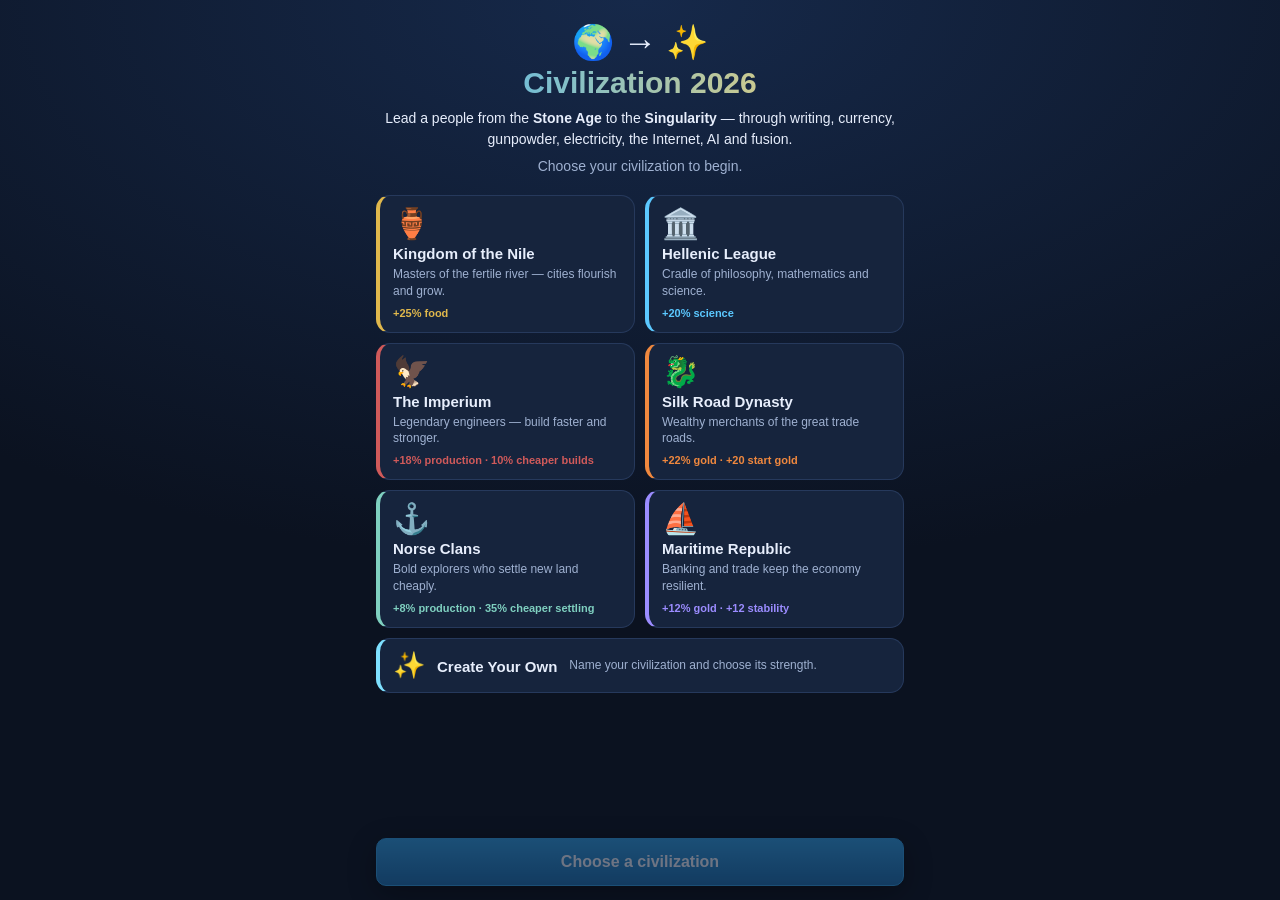
<file: game/index.html>
<!DOCTYPE html>
<html lang="en">
<head>
  <meta charset="UTF-8" />
  <meta name="viewport" content="width=device-width, initial-scale=1.0, maximum-scale=1.0, user-scalable=no, viewport-fit=cover" />
  <meta name="theme-color" content="#0b1220" />
  <meta name="apple-mobile-web-app-capable" content="yes" />
  <meta name="apple-mobile-web-app-status-bar-style" content="black-translucent" />
  <meta name="apple-mobile-web-app-title" content="Civ 2026" />
  <title>Civilization 2026</title>
  <link rel="manifest" href="manifest.webmanifest" />
  <link rel="apple-touch-icon" href="icon.svg" />
  <link rel="icon" href="icon.svg" />
  <link rel="stylesheet" href="style.css" />
</head>
<body>
  <!-- Top status bar -->
  <header id="topbar">
    <div class="stat" id="stat-era" title="Era"><span class="ico">🌐</span><span class="val" id="val-era">Info Age</span></div>
    <div class="stat" id="stat-turn" title="Turn"><span class="ico">⏳</span><span class="val" id="val-turn">1</span></div>
    <div class="stat" id="stat-gold" title="Treasury (gold +/− per turn)"><span class="ico">💰</span><span class="val" id="val-gold">0</span><span class="delta" id="val-gold-delta"></span></div>
    <div class="stat" id="stat-sci" title="Science per turn"><span class="ico">🔬</span><span class="val" id="val-sci">0</span></div>
    <div class="stat" id="stat-pop" title="Total population"><span class="ico">👥</span><span class="val" id="val-pop">0</span></div>
    <div class="stat" id="stat-health" title="Public health (low = pandemic risk)"><span class="ico">❤️</span><span class="val" id="val-health">100</span></div>
    <div class="stat" id="stat-stability" title="Economic stability (low = crisis risk)"><span class="ico">🏦</span><span class="val" id="val-stab">100</span></div>
  </header>

  <!-- Research banner -->
  <div id="research-banner" class="tap" title="Tap to choose research">
    <div class="rb-label">Researching</div>
    <div class="rb-name" id="rb-name">— choose —</div>
    <div class="rb-bar"><div class="rb-fill" id="rb-fill"></div></div>
    <div class="rb-eta" id="rb-eta"></div>
  </div>

  <!-- Main view area -->
  <main id="view">
    <section id="view-map" class="view active"></section>
    <section id="view-cities" class="view"></section>
    <section id="view-tech" class="view"></section>
    <section id="view-log" class="view"></section>
  </main>

  <!-- Bottom tab bar -->
  <nav id="tabs">
    <button class="tab active" data-view="map"><span>🗺️</span>Map</button>
    <button class="tab" data-view="cities"><span>🏙️</span>Cities</button>
    <button class="tab" data-view="tech"><span>🧪</span>Tech</button>
    <button class="tab" data-view="log"><span>📜</span>Log</button>
    <button id="end-turn" class="primary"><span>⏭️</span>End Turn</button>
  </nav>

  <!-- Modal -->
  <div id="modal-backdrop" class="hidden">
    <div id="modal">
      <div id="modal-head">
        <h2 id="modal-title">Title</h2>
        <button id="modal-close">✕</button>
      </div>
      <div id="modal-body"></div>
    </div>
  </div>

  <!-- Toast -->
  <div id="toast" class="hidden"></div>

  <!-- Setup / civilization selection (shown on launch) -->
  <div id="setup"></div>

  <script src="game.js"></script>
</body>
</html>
</file>
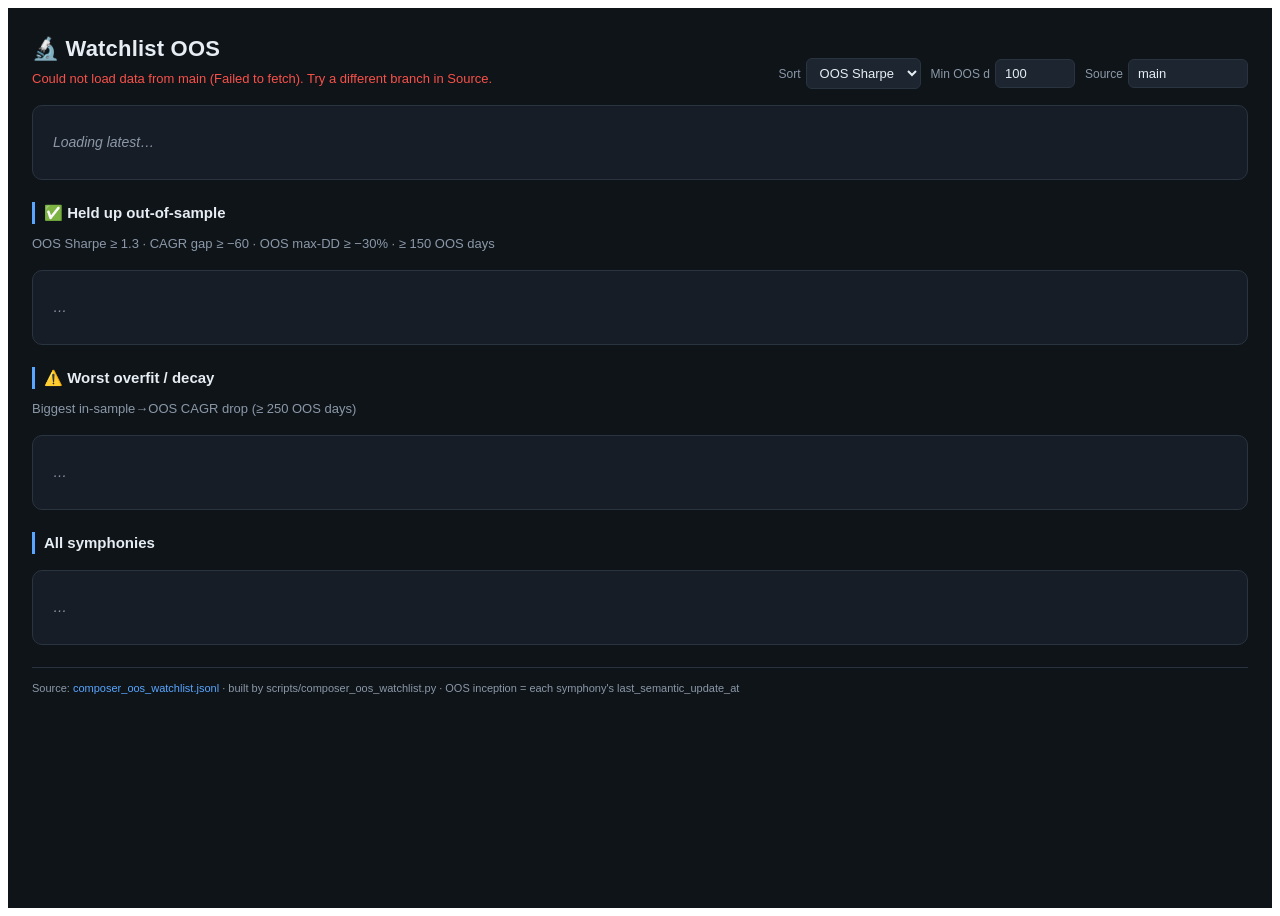
<file: data/composer_oos/dashboard.html>
<!DOCTYPE html>
<!--
  Watchlist OOS dashboard tab (self-contained, dependency-free).

  Renders the in-sample vs out-of-sample split published by
  scripts/composer_oos_watchlist.py: for each watchlist symphony frozen >= 6
  months ago, the equity curve is backtested and split at its freeze date
  (last_semantic_update_at = OOS inception) into in-sample (before) vs
  out-of-sample (after). Shows the aggregate overfit picture, the strategies
  that held up OOS, the worst decayers, and a full sortable table.

  Data source: data/composer_oos_watchlist.jsonl in this repo. By default it
  fetches from raw.githubusercontent.com on `main` (works opened locally, on
  GitHub Pages, or embedded in another app). Override with query params:
     ?branch=<branch>     e.g. ?branch=claude/new-session-3tnlmm
     ?base=<url-or-path>  e.g. ?base=.   (relative, when served beside the data)
  or use the "Source" control in the header.

  EMBEDDING IN chf-dashboard (Flask): everything is namespaced under
  #composer-oos-tab and a single IIFE — paste the <style> + the
  <div id="composer-oos-tab"> + the <script> into a Jinja template (or a tab
  pane) and it runs as-is. No globals leak; no external dependencies.
-->
<html lang="en">
<head>
<meta charset="utf-8">
<meta name="viewport" content="width=device-width, initial-scale=1">
<title>Watchlist OOS</title>
<style>
  #composer-oos-tab {
    --bg:#0f1419; --panel:#171d26; --panel2:#1d2530; --line:#2a3340;
    --txt:#e6edf3; --muted:#8b98a8; --green:#3fb950; --red:#f85149;
    --blue:#58a6ff; --amber:#d29922; --chip:#243042;
    background:var(--bg); color:var(--txt); min-height:100vh;
    font:14px/1.5 -apple-system,BlinkMacSystemFont,"Segoe UI",Roboto,Helvetica,Arial,sans-serif;
    padding:24px; box-sizing:border-box;
  }
  #composer-oos-tab * { box-sizing:border-box; }
  #composer-oos-tab h1 { font-size:22px; margin:0; letter-spacing:.2px; }
  #composer-oos-tab h2 { font-size:15px; margin:22px 0 10px; color:var(--txt);
    border-left:3px solid var(--blue); padding-left:9px; }
  #composer-oos-tab .sub { color:var(--muted); font-size:13px; margin-top:4px; }
  #composer-oos-tab .head { display:flex; flex-wrap:wrap; gap:14px;
    align-items:flex-end; justify-content:space-between; }
  #composer-oos-tab .controls { display:flex; gap:10px; align-items:center; flex-wrap:wrap; }
  #composer-oos-tab label { color:var(--muted); font-size:12px; margin-right:5px; }
  #composer-oos-tab select, #composer-oos-tab input {
    background:var(--panel2); color:var(--txt); border:1px solid var(--line);
    border-radius:6px; padding:6px 9px; font-size:13px; }
  #composer-oos-tab input { width:80px; }
  #composer-oos-tab .panel { background:var(--panel); border:1px solid var(--line);
    border-radius:10px; padding:16px 18px; margin-top:16px; }
  #composer-oos-tab .cards { display:flex; flex-wrap:wrap; gap:12px; }
  #composer-oos-tab .card { background:var(--panel2); border:1px solid var(--line);
    border-radius:9px; padding:11px 14px; min-width:150px; flex:1; }
  #composer-oos-tab .card .k { color:var(--muted); font-size:11px; text-transform:uppercase;
    letter-spacing:.5px; }
  #composer-oos-tab .card .v { font-size:20px; font-weight:600; margin-top:3px; }
  #composer-oos-tab .card .v small { font-size:12px; color:var(--muted); font-weight:400; }
  #composer-oos-tab table { width:100%; border-collapse:collapse; font-size:13px; }
  #composer-oos-tab th, #composer-oos-tab td {
    text-align:right; padding:7px 9px; border-bottom:1px solid var(--line); white-space:nowrap; }
  #composer-oos-tab th:first-child, #composer-oos-tab td:first-child { text-align:left; }
  #composer-oos-tab th { color:var(--muted); font-weight:600; font-size:11px;
    text-transform:uppercase; letter-spacing:.5px; cursor:pointer; }
  #composer-oos-tab th.sorted::after { content:" \25BE"; color:var(--blue); }
  #composer-oos-tab tbody tr:hover { background:var(--panel2); }
  #composer-oos-tab .pos { color:var(--green); } #composer-oos-tab .neg { color:var(--red); }
  #composer-oos-tab .muted { color:var(--muted); }
  #composer-oos-tab .chip { display:inline-block; padding:1px 7px; border-radius:999px;
    background:var(--chip); color:var(--muted); font-size:11px; }
  #composer-oos-tab .chip.robust { color:var(--green); }
  #composer-oos-tab .chip.decay { color:var(--red); }
  #composer-oos-tab .empty { color:var(--muted); font-style:italic; padding:10px 2px; }
  #composer-oos-tab .err { color:var(--red); }
  #composer-oos-tab .foot { color:var(--muted); font-size:11px; margin-top:22px;
    border-top:1px solid var(--line); padding-top:12px; }
  #composer-oos-tab a { color:var(--blue); text-decoration:none; }
</style>
</head>
<body>
<div id="composer-oos-tab">
  <div class="head">
    <div>
      <h1>🔬 Watchlist OOS</h1>
      <div class="sub" id="oos-sub">Loading…</div>
    </div>
    <div class="controls">
      <span><label for="oos-sort">Sort</label><select id="oos-sort">
        <option value="oos_sharpe">OOS Sharpe</option>
        <option value="oos_cagr_pct">OOS CAGR</option>
        <option value="cagr_gap_pct">CAGR gap</option>
        <option value="oos_days">OOS days</option>
        <option value="name">Name</option>
      </select></span>
      <span><label for="oos-min">Min OOS d</label><input id="oos-min" type="number" value="100"></span>
      <span><label for="oos-branch">Source</label><input id="oos-branch" placeholder="branch" style="width:120px"></span>
    </div>
  </div>

  <div class="panel" id="oos-summary"><div class="empty">Loading latest…</div></div>

  <h2>✅ Held up out-of-sample</h2>
  <div class="sub">OOS Sharpe ≥ 1.3 · CAGR gap ≥ −60 · OOS max-DD ≥ −30% · ≥ 150 OOS days</div>
  <div class="panel" id="oos-robust"><div class="empty">…</div></div>

  <h2>⚠️ Worst overfit / decay</h2>
  <div class="sub">Biggest in-sample→OOS CAGR drop (≥ 250 OOS days)</div>
  <div class="panel" id="oos-decay"><div class="empty">…</div></div>

  <h2>All symphonies</h2>
  <div class="panel" id="oos-all"><div class="empty">…</div></div>

  <div class="foot" id="oos-foot"></div>
</div>

<script>
(function () {
  "use strict";
  var qs = new URLSearchParams(location.search);
  var OWNER = "mjo156-ship-it", REPO = "Market-Signals";
  var branch = qs.get("branch") || "main";
  function baseFor(b) {
    var explicit = qs.get("base");
    if (explicit) return explicit.replace(/\/$/, "");
    return "https://raw.githubusercontent.com/" + OWNER + "/" + REPO + "/" + b;
  }
  var BASE = baseFor(branch);
  var PATH = "/data/composer_oos_watchlist.jsonl";
  var ROWS = [];

  function el(tag, cls, html) {
    var e = document.createElement(tag);
    if (cls) e.className = cls;
    if (html != null) e.innerHTML = html;
    return e;
  }
  function esc(s) { return String(s == null ? "" : s)
      .replace(/&/g, "&amp;").replace(/</g, "&lt;").replace(/>/g, "&gt;"); }
  function num(x, dp) { return (x == null || isNaN(x)) ? "—" : (+x).toFixed(dp == null ? 0 : dp); }
  function sgn(x, dp) { if (x == null || isNaN(x)) return "—"; return (x >= 0 ? "+" : "") + (+x).toFixed(dp == null ? 0 : dp); }
  function cls(x) { return (x == null || isNaN(x)) ? "" : (x >= 0 ? "pos" : "neg"); }
  function median(a) { if (!a.length) return NaN; var s = a.slice().sort(function (x, y) { return x - y; });
    var m = Math.floor(s.length / 2); return s.length % 2 ? s[m] : (s[m - 1] + s[m]) / 2; }
  function corr(xs, ys) {
    var n = xs.length; if (n < 2) return NaN;
    var mx = xs.reduce(function (a, b) { return a + b; }, 0) / n;
    var my = ys.reduce(function (a, b) { return a + b; }, 0) / n;
    var sx = 0, sy = 0, sxy = 0;
    for (var i = 0; i < n; i++) { var dx = xs[i] - mx, dy = ys[i] - my; sx += dx * dx; sy += dy * dy; sxy += dx * dy; }
    return (sx && sy) ? sxy / Math.sqrt(sx * sy) : NaN;
  }

  function fetchRows() {
    return fetch(BASE + PATH + "?t=" + Date.now()).then(function (r) {
      if (!r.ok) throw new Error("HTTP " + r.status);
      return r.text();
    }).then(function (txt) {
      return txt.split("\n").map(function (l) { l = l.trim(); if (!l) return null;
        try { return JSON.parse(l); } catch (e) { return null; } })
        .filter(function (r) { return r && r.scope === "oos_split"; });
    });
  }

  function table(rows, opts) {
    opts = opts || {};
    if (!rows || !rows.length) return el("div", "empty", "Nothing here.");
    var t = el("table");
    var flagCol = opts.flag ? "<th>Flag</th>" : "";
    t.innerHTML =
      "<thead><tr><th data-k='name'>Symphony</th><th data-k='oos_date'>Frozen</th>" +
      "<th data-k='oos_days'>OOS d</th><th data-k='is_cagr_pct'>IS CAGR</th>" +
      "<th data-k='oos_cagr_pct'>OOS CAGR</th><th data-k='cagr_gap_pct'>Gap</th>" +
      "<th data-k='is_sharpe'>IS Sh</th><th data-k='oos_sharpe'>OOS Sh</th>" +
      "<th data-k='oos_maxdd_pct'>OOS DD</th>" + flagCol + "</tr></thead>";
    var tb = el("tbody");
    rows.forEach(function (r) {
      var tr = el("tr");
      var flag = "";
      if (opts.flag) {
        var robust = r.oos_sharpe >= 1.3 && (r.cagr_gap_pct == null || r.cagr_gap_pct >= -60)
          && r.oos_maxdd_pct >= -30 && r.oos_days >= 150;
        var decay = r.cagr_gap_pct != null && r.cagr_gap_pct <= -200;
        flag = "<td>" + (robust ? "<span class='chip robust'>held</span>"
          : decay ? "<span class='chip decay'>decay</span>" : "") + "</td>";
      }
      tr.innerHTML =
        "<td>" + esc(r.name) + "</td>" +
        "<td class='muted'>" + esc(r.oos_date) + "</td>" +
        "<td>" + num(r.oos_days) + "</td>" +
        "<td class='muted'>" + num(r.is_cagr_pct) + "%</td>" +
        "<td class='" + cls(r.oos_cagr_pct) + "'>" + num(r.oos_cagr_pct) + "%</td>" +
        "<td class='" + cls(r.cagr_gap_pct) + "'>" + sgn(r.cagr_gap_pct) + "</td>" +
        "<td class='muted'>" + num(r.is_sharpe, 2) + "</td>" +
        "<td class='" + (r.oos_sharpe >= 1 ? "pos" : r.oos_sharpe < 0 ? "neg" : "") + "'>" + num(r.oos_sharpe, 2) + "</td>" +
        "<td class='neg'>" + num(r.oos_maxdd_pct) + "%</td>" + flag;
      tb.appendChild(tr);
    });
    t.appendChild(tb);
    return t;
  }

  function renderSummary() {
    var minD = +document.getElementById("oos-min").value || 0;
    var big = ROWS.filter(function (r) { return (r.oos_days || 0) >= minD
      && r.oos_cagr_pct != null && r.is_cagr_pct != null; });
    var gaps = big.map(function (r) { return r.cagr_gap_pct; }).filter(function (x) { return x != null; });
    var pairs = big.filter(function (r) { return r.is_sharpe != null && r.oos_sharpe != null; });
    var neg = gaps.filter(function (g) { return g < 0; }).length;
    var shDrop = pairs.filter(function (r) { return r.oos_sharpe < r.is_sharpe; }).length;
    var posOOS = big.filter(function (r) { return r.oos_cagr_pct > 0; }).length;
    var c = corr(pairs.map(function (r) { return r.is_sharpe; }), pairs.map(function (r) { return r.oos_sharpe; }));
    var box = document.getElementById("oos-summary");
    box.innerHTML = "";
    box.appendChild(el("div", "sub",
      "<b>" + big.length + "</b> symphonies frozen ≥ 6 months, ≥ " + minD +
      " OOS days · in-sample = backtest before freeze, out-of-sample = after"));
    var cards = el("div", "cards");
    function card(k, v, sub) { var d = el("div", "card");
      d.innerHTML = "<div class='k'>" + k + "</div><div class='v'>" + v +
        (sub ? " <small>" + sub + "</small>" : "") + "</div>"; return d; }
    cards.appendChild(card("Median CAGR", num(median(big.map(function (r) { return r.is_cagr_pct; }))) +
      "% <small>→</small> <span class='" + cls(median(big.map(function (r) { return r.oos_cagr_pct; }))) + "'>" +
      num(median(big.map(function (r) { return r.oos_cagr_pct; }))) + "%</span>", "IS → OOS"));
    cards.appendChild(card("Median Sharpe", num(median(pairs.map(function (r) { return r.is_sharpe; })), 2) +
      " <small>→</small> " + num(median(pairs.map(function (r) { return r.oos_sharpe; })), 2), "IS → OOS"));
    cards.appendChild(card("IS↔OOS Sharpe corr", "<span class='" + cls(c) + "'>" + num(c, 2) + "</span>",
      "backtest predicts OOS?"));
    cards.appendChild(card("Decayed", neg + "/" + gaps.length, "negative CAGR gap"));
    cards.appendChild(card("Sharpe fell", shDrop + "/" + pairs.length, "OOS < IS"));
    cards.appendChild(card("Still positive OOS", posOOS + "/" + big.length, "CAGR > 0"));
    box.appendChild(cards);
  }

  function renderRobust() {
    var rows = ROWS.filter(function (r) {
      return r.oos_sharpe != null && r.oos_sharpe >= 1.3
        && (r.cagr_gap_pct == null || r.cagr_gap_pct >= -60)
        && r.oos_maxdd_pct != null && r.oos_maxdd_pct >= -30
        && (r.oos_days || 0) >= 150;
    }).sort(function (a, b) { return (b.oos_sharpe || 0) - (a.oos_sharpe || 0); });
    var box = document.getElementById("oos-robust"); box.innerHTML = "";
    box.appendChild(table(rows));
  }

  function renderDecay() {
    var rows = ROWS.filter(function (r) { return (r.oos_days || 0) >= 250
      && r.cagr_gap_pct != null; })
      .sort(function (a, b) { return a.cagr_gap_pct - b.cagr_gap_pct; }).slice(0, 15);
    var box = document.getElementById("oos-decay"); box.innerHTML = "";
    box.appendChild(table(rows));
  }

  function renderAll() {
    var minD = +document.getElementById("oos-min").value || 0;
    var key = document.getElementById("oos-sort").value;
    var rows = ROWS.filter(function (r) { return (r.oos_days || 0) >= minD; });
    rows.sort(function (a, b) {
      if (key === "name") return String(a.name).localeCompare(String(b.name));
      return (b[key] == null ? -1e9 : b[key]) - (a[key] == null ? -1e9 : a[key]);
    });
    var box = document.getElementById("oos-all"); box.innerHTML = "";
    box.appendChild(el("div", "sub", rows.length + " shown"));
    box.appendChild(table(rows, { flag: true }));
  }

  function renderAllSorted() { renderSummary(); renderAll(); }

  function boot() {
    document.getElementById("oos-sub").textContent = "Loading from " + branch + "…";
    document.getElementById("oos-foot").innerHTML =
      "Source: <a href='" + BASE + PATH + "' target='_blank'>composer_oos_watchlist.jsonl</a>" +
      " · built by scripts/composer_oos_watchlist.py · OOS inception = each symphony's last_semantic_update_at";
    fetchRows().then(function (rows) {
      ROWS = rows;
      var asof = rows.length ? rows[0].date : "?";
      document.getElementById("oos-sub").innerHTML =
        "<b>" + rows.length + "</b> symphonies · captured " + esc(asof) + " · branch " + branch;
      renderSummary(); renderRobust(); renderDecay(); renderAll();
    }).catch(function (e) {
      document.getElementById("oos-sub").innerHTML =
        "<span class='err'>Could not load data from " + esc(branch) + " (" + esc(e.message) +
        "). Try a different branch in Source.</span>";
    });
  }

  document.getElementById("oos-sort").onchange = renderAll;
  document.getElementById("oos-min").onchange = renderAllSorted;
  var bi = document.getElementById("oos-branch");
  bi.value = branch;
  bi.addEventListener("change", function () {
    branch = bi.value.trim() || "main"; BASE = baseFor(branch); boot();
  });
  boot();
})();
</script>
</body>
</html>
</file>
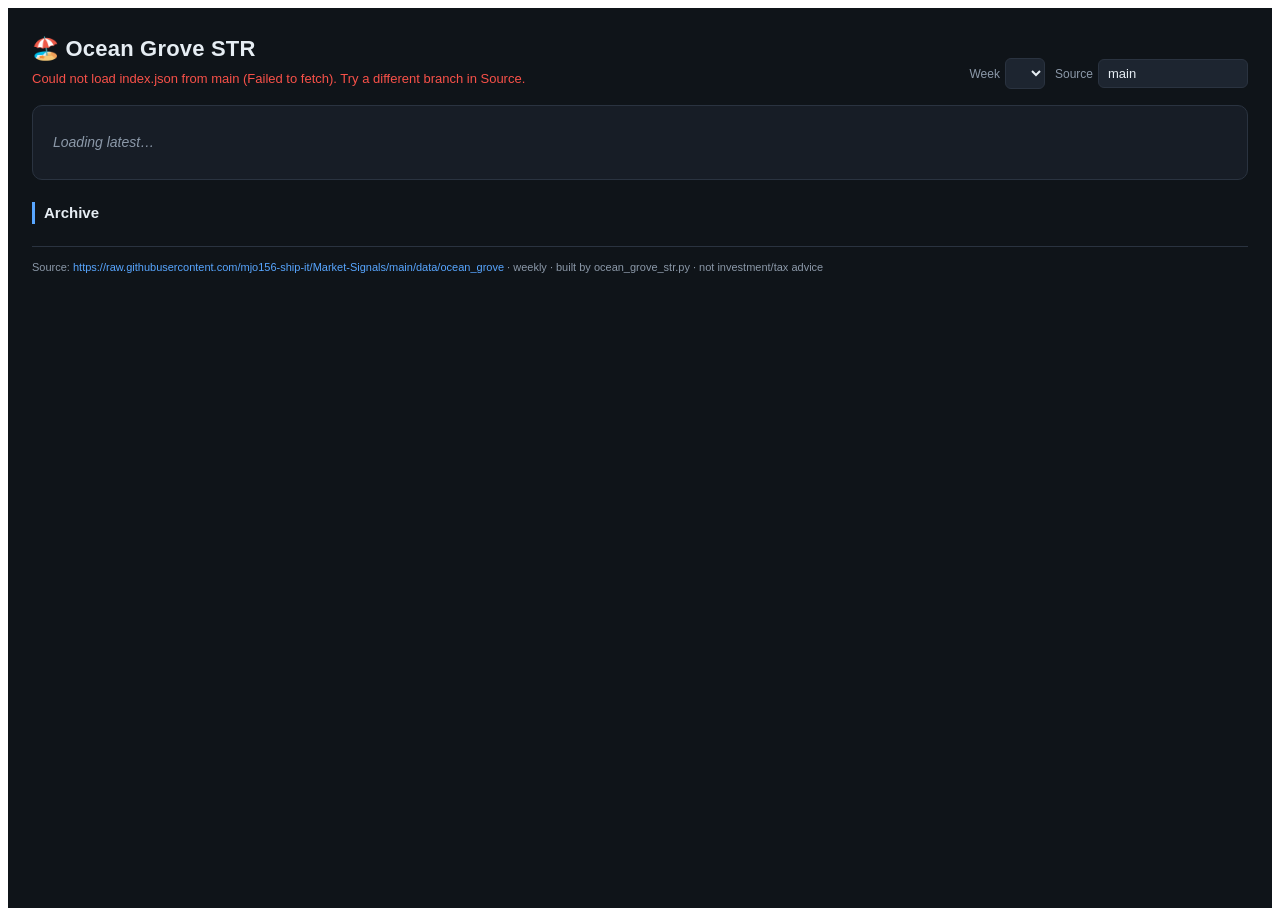
<file: data/ocean_grove/dashboard.html>
<!DOCTYPE html>
<!--
  Ocean Grove STR dashboard tab (self-contained, dependency-free).

  Renders the weekly Ocean Grove, NJ short-term-rental opportunity report
  published by ocean_grove_str.py: newest week on top (summary + ranked
  listings), with prior weeks in a collapsible archive below.

  Data source: the published JSON in this repo's data/ocean_grove/. By default it
  fetches from raw.githubusercontent.com on the `main` branch (works when opened
  locally, on GitHub Pages, or embedded in another app). Override with query
  params:
     ?branch=<branch>     e.g. ?branch=claude/ocean-grove-str-report-6axw5s
     ?base=<url-or-path>  e.g. ?base=.   (relative, when served beside the data)
  or use the "Source" control in the header.

  EMBEDDING as a tab: everything is namespaced under #ocean-grove-tab and a
  single IIFE — paste the <style> + the <div id="ocean-grove-tab"> + the
  <script> into a Jinja template or a tab pane and it runs as-is, exactly like
  data/signal_research/dashboard.html. No globals leak; no external deps.
-->
<html lang="en">
<head>
<meta charset="utf-8">
<meta name="viewport" content="width=device-width, initial-scale=1">
<title>Ocean Grove STR</title>
<style>
  #ocean-grove-tab {
    --bg:#0f1419; --panel:#171d26; --panel2:#1d2530; --line:#2a3340;
    --txt:#e6edf3; --muted:#8b98a8; --green:#3fb950; --red:#f85149;
    --blue:#58a6ff; --amber:#d29922; --chip:#243042;
    background:var(--bg); color:var(--txt); min-height:100vh;
    font:14px/1.5 -apple-system,BlinkMacSystemFont,"Segoe UI",Roboto,Helvetica,Arial,sans-serif;
    padding:24px; box-sizing:border-box;
  }
  #ocean-grove-tab * { box-sizing:border-box; }
  #ocean-grove-tab h1 { font-size:22px; margin:0; letter-spacing:.2px; }
  #ocean-grove-tab h2 { font-size:15px; margin:22px 0 10px; color:var(--txt);
    border-left:3px solid var(--blue); padding-left:9px; }
  #ocean-grove-tab .sub { color:var(--muted); font-size:13px; margin-top:4px; }
  #ocean-grove-tab .head { display:flex; flex-wrap:wrap; gap:14px;
    align-items:flex-end; justify-content:space-between; }
  #ocean-grove-tab .controls { display:flex; gap:10px; align-items:center; flex-wrap:wrap; }
  #ocean-grove-tab label { color:var(--muted); font-size:12px; margin-right:5px; }
  #ocean-grove-tab select, #ocean-grove-tab input {
    background:var(--panel2); color:var(--txt); border:1px solid var(--line);
    border-radius:6px; padding:6px 9px; font-size:13px; }
  #ocean-grove-tab input { width:150px; }
  #ocean-grove-tab .panel { background:var(--panel); border:1px solid var(--line);
    border-radius:10px; padding:16px 18px; margin-top:16px; }
  #ocean-grove-tab .cards { display:flex; flex-wrap:wrap; gap:12px; margin-top:14px; }
  #ocean-grove-tab .card { background:var(--panel); border:1px solid var(--line);
    border-radius:10px; padding:12px 16px; min-width:150px; flex:1; }
  #ocean-grove-tab .card .k { color:var(--muted); font-size:11px; text-transform:uppercase;
    letter-spacing:.5px; }
  #ocean-grove-tab .card .v { font-size:20px; font-weight:600; margin-top:3px; }
  #ocean-grove-tab .note { background:var(--panel2); border:1px solid var(--line);
    border-left:3px solid var(--amber); border-radius:8px; padding:11px 14px; margin-top:14px;
    color:var(--muted); font-size:12.5px; }
  #ocean-grove-tab table { width:100%; border-collapse:collapse; font-size:13px; }
  #ocean-grove-tab th, #ocean-grove-tab td {
    text-align:right; padding:7px 9px; border-bottom:1px solid var(--line); white-space:nowrap; }
  #ocean-grove-tab th:first-child, #ocean-grove-tab td:first-child { text-align:left; }
  #ocean-grove-tab th { color:var(--muted); font-weight:600; font-size:11px;
    text-transform:uppercase; letter-spacing:.5px; }
  #ocean-grove-tab tbody tr:hover { background:var(--panel2); }
  #ocean-grove-tab .pos { color:var(--green); } #ocean-grove-tab .neg { color:var(--red); }
  #ocean-grove-tab .muted { color:var(--muted); }
  #ocean-grove-tab .chip { display:inline-block; padding:1px 8px; border-radius:999px;
    background:var(--chip); color:var(--muted); font-size:11px; }
  #ocean-grove-tab .chip.SUSTAINABLE_BREAKEVEN { color:var(--green); }
  #ocean-grove-tab .chip.DEPR_FUNDED_BREAKEVEN { color:var(--blue); }
  #ocean-grove-tab .chip.NEAR_BREAKEVEN { color:var(--amber); }
  #ocean-grove-tab .chip.CASHFLOW_NEGATIVE { color:var(--red); }
  #ocean-grove-tab .empty { color:var(--muted); font-style:italic; padding:10px 2px; }
  #ocean-grove-tab .archive details { border:1px solid var(--line); border-radius:8px;
    margin-top:8px; background:var(--panel); }
  #ocean-grove-tab .archive summary { cursor:pointer; padding:11px 14px; font-weight:600;
    color:var(--txt); list-style:none; display:flex; justify-content:space-between; gap:10px; }
  #ocean-grove-tab .archive summary::-webkit-details-marker { display:none; }
  #ocean-grove-tab .archive summary .meta { color:var(--muted); font-weight:400; font-size:12px; }
  #ocean-grove-tab .archive .body { padding:4px 14px 14px; }
  #ocean-grove-tab .err { color:var(--red); }
  #ocean-grove-tab .foot { color:var(--muted); font-size:11px; margin-top:22px;
    border-top:1px solid var(--line); padding-top:12px; }
  #ocean-grove-tab a { color:var(--blue); text-decoration:none; }
</style>
</head>
<body>
<div id="ocean-grove-tab">
  <div class="head">
    <div>
      <h1>🏖️ Ocean Grove STR</h1>
      <div class="sub" id="og-sub">Loading…</div>
    </div>
    <div class="controls">
      <span><label for="og-week">Week</label><select id="og-week"></select></span>
      <span><label for="og-branch">Source</label><input id="og-branch" placeholder="branch"></span>
    </div>
  </div>

  <div class="panel" id="og-current"><div class="empty">Loading latest…</div></div>

  <h2>Archive</h2>
  <div class="archive" id="og-archive"></div>

  <div class="foot" id="og-foot"></div>
</div>

<script>
(function () {
  "use strict";
  var qs = new URLSearchParams(location.search);
  var OWNER = "mjo156-ship-it", REPO = "Market-Signals";
  var branch = qs.get("branch") || "main";
  function baseFor(b) {
    var explicit = qs.get("base");
    if (explicit) return explicit.replace(/\/$/, "");
    return "https://raw.githubusercontent.com/" + OWNER + "/" + REPO + "/" + b +
           "/data/ocean_grove";
  }
  var BASE = baseFor(branch);

  function fetchJSON(path) {
    return fetch(BASE + "/" + path + "?t=" + Date.now()).then(function (r) {
      if (!r.ok) throw new Error(path + " → HTTP " + r.status);
      return r.json();
    });
  }
  function el(tag, cls, html) {
    var e = document.createElement(tag);
    if (cls) e.className = cls;
    if (html != null) e.innerHTML = html;
    return e;
  }
  function esc(s) { return String(s == null ? "" : s)
      .replace(/&/g, "&amp;").replace(/</g, "&lt;").replace(/>/g, "&gt;"); }
  function money(x) {
    if (x == null) return "—";
    var s = Math.abs(Math.round(x)).toLocaleString();
    return (x < 0 ? "-$" : "$") + s;
  }
  function pct(x, dp) { return x == null ? "—" : (x * 100).toFixed(dp == null ? 1 : dp) + "%"; }
  function cls(x) { return x >= 0 ? "pos" : "neg"; }

  function card(k, v) {
    return "<div class='card'><div class='k'>" + esc(k) + "</div><div class='v'>" + v + "</div></div>";
  }

  function renderWeek(container, p) {
    container.innerHTML = "";
    var m = p.meta || {}, s = p.summary || {}, a = p.assumptions || {};
    var fin = (a.financing || {});
    container.appendChild(el("div", "sub",
      "Week of <b>" + esc(m.week_of) + "</b> · " + esc(m.market) +
      " · " + (s.listing_count || 0) + " listings · source <b>" + esc(m.data_source) + "</b>" +
      " · generated " + esc((m.generated_utc || "").slice(0, 16).replace("T", " ")) + " UTC"));

    var cards = el("div", "cards");
    cards.innerHTML =
      card("Listings", (s.listing_count || 0)) +
      card("Unlevered break-even", "<span class='pos'>" + (s.breakeven_operating_allcash || 0) + "</span>") +
      card("Financed-sustained", (s.breakeven_sustained || 0)) +
      card("Purchase-year break-even", "<span class='pos'>" + (s.breakeven_purchase_year || 0) + "</span>") +
      card("Median list", money(s.median_list_price)) +
      card("Median gross STR", money(s.median_gross_str_revenue)) +
      card("Median NOI", money(s.median_noi)) +
      card("Median break-even down", pct(s.median_breakeven_down_pct));
    container.appendChild(cards);

    container.appendChild(el("div", "note",
      "100% bonus depreciation (" + pct((a.basis_split || {}).building, 0) +
      " building basis) makes essentially every property cash-positive in the purchase year — a " +
      "one-time tax windfall. The columns that matter are <b>stabilized after-tax</b> (self-funds " +
      "every year?) and <b>break-even down</b> (equity needed to get there). Financing: " +
      pct(fin.down_payment_pct, 0) + " down · " + pct(fin.mortgage_rate) + " · " +
      (fin.term_years || 30) + "-yr · tax " + pct(a.marginal_tax_rate, 0) + "."));

    container.appendChild(el("h2", null, "Listings — ranked by stabilized after-tax cash flow (financed)"));
    container.appendChild(listingsTable(p.listings || []));
  }

  function listingsTable(rows) {
    if (!rows.length) return el("div", "empty", "No listings.");
    var t = el("table");
    t.innerHTML =
      "<thead><tr><th>Property</th><th>List</th><th>Gross STR</th><th>NOI</th><th>Cap</th>" +
      "<th>Pre-tax CF</th><th>Yr-1 after-tax</th><th>Stabilized</th><th>BE down</th><th>Rating</th></tr></thead>";
    var tb = el("tbody");
    rows.forEach(function (r) {
      var f = (r.operating_income || {}).financed || {};
      var y = r.yields || {}, be = r.breakeven || {};
      var url = r.url ? "<a href='" + esc(r.url) + "' target='_blank'>↗</a>" : "";
      var tr = el("tr");
      tr.innerHTML =
        "<td>" + esc(r.address) + " " + url +
          "<div class='sub' style='font-size:11px'>" + esc(r.property_type) + " · " +
          esc(r.beds) + "bd/" + esc(r.baths) + "ba · " + (r.sqft ? r.sqft.toLocaleString() + " sqft" : "") + "</div></td>" +
        "<td>" + money(r.list_price) + "</td>" +
        "<td>" + money((r.str_revenue || {}).gross_annual) + "</td>" +
        "<td>" + money(r.noi) + "</td>" +
        "<td>" + pct(y.cap_rate) + "</td>" +
        "<td class='" + cls(f.pretax_cash_flow) + "'>" + money(f.pretax_cash_flow) + "</td>" +
        "<td class='" + cls(f.aftertax_cash_flow_year1) + "'>" + money(f.aftertax_cash_flow_year1) + "</td>" +
        "<td class='" + cls(f.aftertax_cash_flow_stabilized) + "'>" + money(f.aftertax_cash_flow_stabilized) + "</td>" +
        "<td>" + pct(be.down_payment_pct, 0) + "</td>" +
        "<td><span class='chip " + esc(r.rating) + "'>" + esc((r.rating_label || "").replace(/^[^ ]+ /, "")) + "</span></td>";
      tb.appendChild(tr);
    });
    t.appendChild(tb);
    return t;
  }

  function loadInto(container, week, file) {
    container.innerHTML = "<div class='empty'>Loading " + esc(week) + "…</div>";
    fetchJSON(file)
      .then(function (p) { renderWeek(container, p); })
      .catch(function (e) { container.innerHTML =
        "<div class='err'>Failed to load " + esc(week) + ": " + esc(e.message) + "</div>"; });
  }

  function buildArchive(weeks, latest) {
    var arch = document.getElementById("og-archive");
    arch.innerHTML = "";
    var prior = weeks.filter(function (w) { return w !== latest; });
    if (!prior.length) { arch.appendChild(el("div", "empty", "No prior weeks yet.")); return; }
    prior.forEach(function (w) {
      var det = el("details");
      var sum = el("summary");
      sum.innerHTML = "<span>Week of " + esc(w) + "</span><span class='meta'>click to expand</span>";
      var body = el("div", "body", "<div class='empty'>…</div>");
      var loaded = false;
      det.addEventListener("toggle", function () {
        if (det.open && !loaded) { loaded = true; loadInto(body, w, "history/" + w + ".json"); }
      });
      det.appendChild(sum); det.appendChild(body); arch.appendChild(det);
    });
  }

  function boot() {
    document.getElementById("og-sub").textContent = "Loading from " + branch + "…";
    document.getElementById("og-foot").innerHTML =
      "Source: <a href='" + BASE + "/latest.json' target='_blank'>" + esc(BASE) + "</a>" +
      " · weekly · built by ocean_grove_str.py · not investment/tax advice";
    fetchJSON("index.json").then(function (idx) {
      var weeks = idx.weeks || [];
      var latest = idx.latest || weeks[0];
      var sel = document.getElementById("og-week");
      sel.innerHTML = "";
      weeks.forEach(function (w) {
        var o = el("option"); o.value = w; o.textContent = "Week of " + w; sel.appendChild(o);
      });
      document.getElementById("og-sub").textContent =
        weeks.length + " week(s) available · branch " + branch;
      if (latest) {
        sel.value = latest;
        loadInto(document.getElementById("og-current"), latest,
                 latest === (idx.latest || latest) ? "latest.json" : "history/" + latest + ".json");
      } else {
        document.getElementById("og-current").innerHTML =
          "<div class='empty'>No report published yet.</div>";
      }
      buildArchive(weeks, latest);
      sel.onchange = function () {
        var w = sel.value;
        loadInto(document.getElementById("og-current"), w,
                 w === (idx.latest) ? "latest.json" : "history/" + w + ".json");
      };
    }).catch(function (e) {
      document.getElementById("og-sub").innerHTML =
        "<span class='err'>Could not load index.json from " + esc(branch) +
        " (" + esc(e.message) + "). Try a different branch in Source.</span>";
    });
  }

  var bi = document.getElementById("og-branch");
  bi.value = branch;
  bi.addEventListener("change", function () {
    branch = bi.value.trim() || "main"; BASE = baseFor(branch); boot();
  });
  boot();
})();
</script>
</body>
</html>
</file>
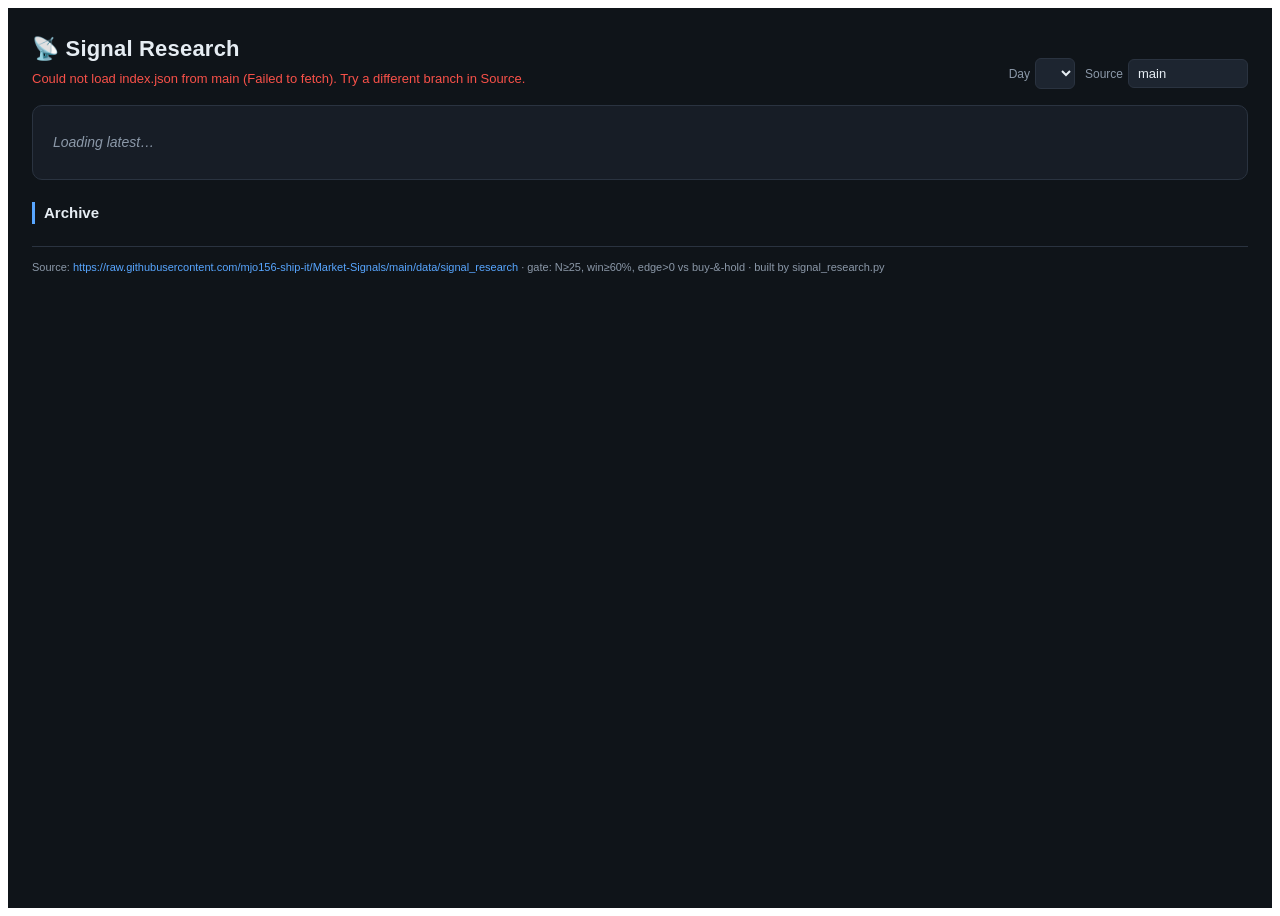
<file: data/signal_research/dashboard.html>
<!DOCTYPE html>
<!--
  Signal Research dashboard tab (self-contained, dependency-free).

  Renders the daily backtest-gated signal scan published by signal_research.py:
  newest day on top (Firing today + Approaching/primed), with prior days in a
  collapsible archive below.

  Data source: the published JSON in this repo's data/signal_research/. By
  default it fetches from raw.githubusercontent.com on the `main` branch (works
  when this file is opened locally, hosted on GitHub Pages, or embedded in
  another app). Override with query params:
     ?branch=<branch>     e.g. ?branch=claude/price-store-daily-updates-evpzb8
     ?base=<url-or-path>  e.g. ?base=.   (relative, when served beside the data)
  or use the "Source" control in the header.

  EMBEDDING IN chf-dashboard (Flask): everything is namespaced under
  #signal-research-tab and a single IIFE — paste the <style> + the
  <div id="signal-research-tab"> + the <script> into a Jinja template (or a
  tab pane) and it runs as-is. No globals leak; no external dependencies.
-->
<html lang="en">
<head>
<meta charset="utf-8">
<meta name="viewport" content="width=device-width, initial-scale=1">
<title>Signal Research</title>
<style>
  #signal-research-tab {
    --bg:#0f1419; --panel:#171d26; --panel2:#1d2530; --line:#2a3340;
    --txt:#e6edf3; --muted:#8b98a8; --green:#3fb950; --red:#f85149;
    --blue:#58a6ff; --amber:#d29922; --chip:#243042;
    background:var(--bg); color:var(--txt); min-height:100vh;
    font:14px/1.5 -apple-system,BlinkMacSystemFont,"Segoe UI",Roboto,Helvetica,Arial,sans-serif;
    padding:24px; box-sizing:border-box;
  }
  #signal-research-tab * { box-sizing:border-box; }
  #signal-research-tab h1 { font-size:22px; margin:0; letter-spacing:.2px; }
  #signal-research-tab h2 { font-size:15px; margin:22px 0 10px; color:var(--txt);
    border-left:3px solid var(--blue); padding-left:9px; }
  #signal-research-tab .sub { color:var(--muted); font-size:13px; margin-top:4px; }
  #signal-research-tab .head { display:flex; flex-wrap:wrap; gap:14px;
    align-items:flex-end; justify-content:space-between; }
  #signal-research-tab .controls { display:flex; gap:10px; align-items:center; flex-wrap:wrap; }
  #signal-research-tab label { color:var(--muted); font-size:12px; margin-right:5px; }
  #signal-research-tab select, #signal-research-tab input {
    background:var(--panel2); color:var(--txt); border:1px solid var(--line);
    border-radius:6px; padding:6px 9px; font-size:13px; }
  #signal-research-tab input { width:120px; }
  #signal-research-tab .panel { background:var(--panel); border:1px solid var(--line);
    border-radius:10px; padding:16px 18px; margin-top:16px; }
  #signal-research-tab table { width:100%; border-collapse:collapse; font-size:13px; }
  #signal-research-tab th, #signal-research-tab td {
    text-align:right; padding:7px 9px; border-bottom:1px solid var(--line); white-space:nowrap; }
  #signal-research-tab th:first-child, #signal-research-tab td:first-child,
  #signal-research-tab th:nth-child(2), #signal-research-tab td:nth-child(2) { text-align:left; }
  #signal-research-tab th { color:var(--muted); font-weight:600; font-size:11px;
    text-transform:uppercase; letter-spacing:.5px; }
  #signal-research-tab tbody tr:hover { background:var(--panel2); }
  #signal-research-tab .pos { color:var(--green); } #signal-research-tab .neg { color:var(--red); }
  #signal-research-tab .chip { display:inline-block; padding:1px 7px; border-radius:999px;
    background:var(--chip); color:var(--muted); font-size:11px; }
  #signal-research-tab .chip.long { color:var(--green); } #signal-research-tab .chip.short { color:var(--red); }
  #signal-research-tab .chip.composer_ready { color:var(--blue); }
  #signal-research-tab .chip.manual_swing { color:var(--amber); }
  #signal-research-tab .empty { color:var(--muted); font-style:italic; padding:10px 2px; }
  #signal-research-tab .archive details { border:1px solid var(--line); border-radius:8px;
    margin-top:8px; background:var(--panel); }
  #signal-research-tab .archive summary { cursor:pointer; padding:11px 14px; font-weight:600;
    color:var(--txt); list-style:none; display:flex; justify-content:space-between; gap:10px; }
  #signal-research-tab .archive summary::-webkit-details-marker { display:none; }
  #signal-research-tab .archive summary .meta { color:var(--muted); font-weight:400; font-size:12px; }
  #signal-research-tab .archive .body { padding:4px 14px 14px; }
  #signal-research-tab .err { color:var(--red); }
  #signal-research-tab .foot { color:var(--muted); font-size:11px; margin-top:22px;
    border-top:1px solid var(--line); padding-top:12px; }
  #signal-research-tab a { color:var(--blue); text-decoration:none; }
</style>
</head>
<body>
<div id="signal-research-tab">
  <div class="head">
    <div>
      <h1>📡 Signal Research</h1>
      <div class="sub" id="sr-sub">Loading…</div>
    </div>
    <div class="controls">
      <span><label for="sr-date">Day</label><select id="sr-date"></select></span>
      <span><label for="sr-branch">Source</label><input id="sr-branch" placeholder="branch"></span>
    </div>
  </div>

  <div class="panel" id="sr-current"><div class="empty">Loading latest…</div></div>

  <h2>Archive</h2>
  <div class="archive" id="sr-archive"></div>

  <div class="foot" id="sr-foot"></div>
</div>

<script>
(function () {
  "use strict";
  var root = document.getElementById("signal-research-tab");
  var qs = new URLSearchParams(location.search);
  var OWNER = "mjo156-ship-it", REPO = "Market-Signals";
  var branch = qs.get("branch") || "main";
  // base: explicit ?base wins; else raw GitHub for the chosen branch.
  function baseFor(b) {
    var explicit = qs.get("base");
    if (explicit) return explicit.replace(/\/$/, "");
    return "https://raw.githubusercontent.com/" + OWNER + "/" + REPO + "/" + b +
           "/data/signal_research";
  }
  var BASE = baseFor(branch);

  function fetchJSON(path) {
    return fetch(BASE + "/" + path + "?t=" + Date.now()).then(function (r) {
      if (!r.ok) throw new Error(path + " → HTTP " + r.status);
      return r.json();
    });
  }
  function el(tag, cls, html) {
    var e = document.createElement(tag);
    if (cls) e.className = cls;
    if (html != null) e.innerHTML = html;
    return e;
  }
  function pct(x, dp) { return (x * 100).toFixed(dp == null ? 1 : dp) + "%"; }
  function signed(x) { return (x >= 0 ? "+" : "") + pct(x); }
  function esc(s) { return String(s == null ? "" : s)
      .replace(/&/g, "&amp;").replace(/</g, "&lt;").replace(/>/g, "&gt;"); }

  function table(rows) {
    if (!rows || !rows.length) return el("div", "empty", "Nothing here.");
    var t = el("table");
    t.innerHTML =
      "<thead><tr><th>Signal</th><th>Ticker</th><th>Instrument</th><th>Dir</th>" +
      "<th>Mode</th><th>Horizon</th><th>Win%</th><th>Avg</th><th>Edge</th>" +
      "<th>N</th><th>Score</th></tr></thead>";
    var tb = el("tbody");
    rows.forEach(function (r) {
      var b = r.backtest || {};
      var tr = el("tr");
      tr.innerHTML =
        "<td>" + esc(r.name) + "<div class='sub' style='font-size:11px'>" +
          esc(r.family) + " · " + esc(r.today_value || "") + "</div></td>" +
        "<td><b>" + esc(r.ticker) + "</b></td>" +
        "<td>" + esc(r.suggested_instrument) + "</td>" +
        "<td><span class='chip " + esc(r.direction) + "'>" + esc(r.direction) + "</span></td>" +
        "<td><span class='chip " + esc(r.mode) + "'>" +
          esc((r.mode || "").replace("_", " ")) + "</span></td>" +
        "<td>" + esc(r.horizon_days) + "d</td>" +
        "<td>" + (b.win_rate != null ? pct(b.win_rate, 0) : "—") + "</td>" +
        "<td class='" + (b.avg_return >= 0 ? "pos" : "neg") + "'>" +
          (b.avg_return != null ? signed(b.avg_return) : "—") + "</td>" +
        "<td class='" + (b.edge >= 0 ? "pos" : "neg") + "'>" +
          (b.edge != null ? signed(b.edge) : "—") + "</td>" +
        "<td>" + esc(b.n) + "</td>" +
        "<td>" + (r.score != null ? r.score.toFixed(3) : "—") + "</td>";
      tb.appendChild(tr);
    });
    t.appendChild(tb);
    return t;
  }

  function renderDay(container, p) {
    container.innerHTML = "";
    var s = p.summary || {};
    container.appendChild(el("div", "sub",
      "Data through <b>" + esc(p.data_through) + "</b> · " +
      esc(p.universe_size) + " tickers · " +
      (s.n_results || 0) + " firing · " + (s.n_watchlist || 0) + " approaching · " +
      "generated " + esc((p.generated_at_utc || "").replace("T", " ").replace("+00:00", "Z"))));
    container.appendChild(el("h2", null, "🔥 Firing today (backtest-gated)"));
    container.appendChild(table(p.results));
    container.appendChild(el("h2", null, "⏳ Approaching / primed"));
    container.appendChild(table(p.watchlist));
  }

  function loadInto(container, date) {
    container.innerHTML = "<div class='empty'>Loading " + esc(date) + "…</div>";
    fetchJSON("history/" + date + ".json")
      .then(function (p) { renderDay(container, p); })
      .catch(function (e) { container.innerHTML =
        "<div class='err'>Failed to load " + esc(date) + ": " + esc(e.message) + "</div>"; });
  }

  function buildArchive(dates) {
    var arch = document.getElementById("sr-archive");
    arch.innerHTML = "";
    if (!dates.length) { arch.appendChild(el("div", "empty", "No archived days yet.")); return; }
    dates.forEach(function (d, i) {
      var det = el("details");
      if (i === 0) det.open = false;
      var sum = el("summary");
      sum.innerHTML = "<span>" + esc(d) + "</span><span class='meta'>click to expand</span>";
      var body = el("div", "body", "<div class='empty'>…</div>");
      var loaded = false;
      det.addEventListener("toggle", function () {
        if (det.open && !loaded) { loaded = true; loadInto(body, d); }
      });
      det.appendChild(sum); det.appendChild(body); arch.appendChild(det);
    });
  }

  function boot() {
    document.getElementById("sr-sub").textContent = "Loading from " + branch + "…";
    document.getElementById("sr-foot").innerHTML =
      "Source: <a href='" + BASE + "/latest.json' target='_blank'>" + esc(BASE) + "</a>" +
      " · gate: N≥25, win≥60%, edge>0 vs buy-&-hold · built by signal_research.py";
    fetchJSON("index.json").then(function (idx) {
      var dates = idx.dates || [];
      var sel = document.getElementById("sr-date");
      sel.innerHTML = "";
      dates.forEach(function (d) {
        var o = el("option"); o.value = d; o.textContent = d; sel.appendChild(o);
      });
      var latest = idx.latest || dates[0];
      document.getElementById("sr-sub").textContent =
        dates.length + " day(s) available · branch " + branch;
      if (latest) { sel.value = latest; loadInto(document.getElementById("sr-current"), latest); }
      else { document.getElementById("sr-current").innerHTML =
        "<div class='empty'>No results published yet.</div>"; }
      buildArchive(dates);
      sel.onchange = function () { loadInto(document.getElementById("sr-current"), sel.value); };
    }).catch(function (e) {
      document.getElementById("sr-sub").innerHTML =
        "<span class='err'>Could not load index.json from " + esc(branch) +
        " (" + esc(e.message) + "). Try a different branch in Source.</span>";
    });
  }

  var bi = document.getElementById("sr-branch");
  bi.value = branch;
  bi.addEventListener("change", function () {
    branch = bi.value.trim() || "main"; BASE = baseFor(branch); boot();
  });
  boot();
})();
</script>
</body>
</html>
</file>
<file: game/style.css>
:root{
  --bg:#0b1220; --bg2:#111c30; --panel:#16243d; --panel2:#1d3050;
  --line:#26395c; --text:#e7eefc; --muted:#9fb1d1; --accent:#3fb6ff;
  --gold:#ffd166; --sci:#7ee0ff; --food:#7CFC8A; --prod:#ffae57;
  --good:#52e08a; --bad:#ff6b6b; --warn:#ffd166;
  --safe-top:env(safe-area-inset-top,0px);
  --safe-bot:env(safe-area-inset-bottom,0px);
}
*{box-sizing:border-box;-webkit-tap-highlight-color:transparent;}
html,body{margin:0;padding:0;height:100%;overflow:hidden;}
body{
  font-family:-apple-system,BlinkMacSystemFont,"Segoe UI",Roboto,sans-serif;
  background:var(--bg);color:var(--text);
  display:flex;flex-direction:column;height:100dvh;
  user-select:none;-webkit-user-select:none;touch-action:manipulation;
}

/* ---- Top bar ---- */
#topbar{
  display:flex;gap:2px;align-items:center;overflow-x:auto;
  padding:calc(var(--safe-top) + 6px) 8px 6px;
  background:linear-gradient(180deg,var(--bg2),var(--bg));
  border-bottom:1px solid var(--line);scrollbar-width:none;flex:0 0 auto;
}
#topbar::-webkit-scrollbar{display:none;}
.stat{display:flex;align-items:center;gap:3px;font-size:13px;font-weight:600;
  padding:4px 7px;background:var(--panel);border-radius:9px;white-space:nowrap;}
.stat .ico{font-size:13px;}
.stat .delta{font-size:11px;opacity:.85;}
.delta.pos{color:var(--good);} .delta.neg{color:var(--bad);}

/* ---- Research banner ---- */
#research-banner{
  flex:0 0 auto;display:grid;grid-template-columns:auto 1fr auto;gap:4px 10px;
  align-items:center;padding:7px 12px;background:var(--panel);
  border-bottom:1px solid var(--line);cursor:pointer;
}
.rb-label{grid-row:1;font-size:10px;letter-spacing:.08em;text-transform:uppercase;color:var(--muted);}
.rb-name{grid-row:2;grid-column:1;font-weight:700;font-size:15px;color:var(--sci);}
.rb-bar{grid-row:2;grid-column:2;height:8px;background:#0c1626;border-radius:6px;overflow:hidden;}
.rb-fill{height:100%;width:0;background:linear-gradient(90deg,#2a8bd4,var(--sci));transition:width .3s;}
.rb-eta{grid-row:2;grid-column:3;font-size:12px;color:var(--muted);}

/* ---- Views ---- */
#view{flex:1 1 auto;overflow:auto;position:relative;-webkit-overflow-scrolling:touch;}
.view{display:none;padding:10px;min-height:100%;}
.view.active{display:block;}

/* ---- Map ---- */
#map-wrap{display:flex;justify-content:center;}
#map-grid{display:grid;gap:3px;margin:0 auto;}
.tile{
  width:var(--ts);height:var(--ts);border-radius:8px;border:1px solid #0006;
  display:flex;flex-direction:column;align-items:center;justify-content:center;
  font-size:calc(var(--ts) * .42);position:relative;cursor:pointer;overflow:hidden;
}
.tile.owned{outline:2px solid var(--accent);outline-offset:-2px;}
.tile.city{box-shadow:0 0 0 2px var(--gold) inset;}
.tile .citydot{position:absolute;bottom:1px;font-size:calc(var(--ts)*.3);}
.tile .ylabel{position:absolute;top:1px;right:2px;font-size:9px;opacity:.8;}
.t-ocean{background:#16466e;} .t-coast{background:#1f6ea3;}
.t-plains{background:#5d7b3a;} .t-grass{background:#4f7d33;}
.t-forest{background:#2f5d2f;} .t-hills{background:#7a6a3a;}
.t-mountain{background:#6b6b73;} .t-desert{background:#9c8447;}
.t-tundra{background:#5a6b6b;}
.map-legend{display:flex;flex-wrap:wrap;gap:6px;justify-content:center;margin-top:12px;color:var(--muted);font-size:11px;}
.map-hint{text-align:center;color:var(--muted);font-size:12px;margin:8px 0;}

/* ---- Cards / panels ---- */
.card{background:var(--panel);border:1px solid var(--line);border-radius:14px;
  padding:12px;margin-bottom:10px;}
.card h3{margin:0 0 8px;font-size:15px;display:flex;align-items:center;gap:6px;}
.row{display:flex;justify-content:space-between;align-items:center;gap:8px;padding:5px 0;
  border-bottom:1px solid #ffffff10;}
.row:last-child{border-bottom:none;}
.muted{color:var(--muted);font-size:12px;}
.pill{display:inline-block;padding:2px 8px;border-radius:20px;font-size:11px;font-weight:700;
  background:var(--panel2);}
.yields{display:flex;gap:8px;font-size:12px;font-weight:700;}
.y-food{color:var(--food);} .y-prod{color:var(--prod);} .y-gold{color:var(--gold);} .y-sci{color:var(--sci);}

/* ---- Buttons ---- */
button{font-family:inherit;color:var(--text);border:none;cursor:pointer;}
.btn{background:var(--panel2);border:1px solid var(--line);border-radius:10px;
  padding:9px 12px;font-size:13px;font-weight:600;}
.btn:active{transform:scale(.97);}
.btn.go{background:linear-gradient(180deg,#2f9be0,#1d6fb0);border-color:#2f9be0;}
.btn.gold{background:linear-gradient(180deg,#d9a93b,#a9801f);border-color:#d9a93b;color:#1a1304;}
.btn.full{width:100%;}
.btn:disabled{opacity:.45;}
.btn-row{display:flex;gap:8px;flex-wrap:wrap;margin-top:8px;}

/* ---- Tech tree ---- */
.era-group{margin-bottom:14px;}
.era-title{font-size:13px;letter-spacing:.05em;text-transform:uppercase;color:var(--accent);
  margin:4px 0 8px;font-weight:800;}
.tech{background:var(--panel);border:1px solid var(--line);border-radius:12px;padding:10px;margin-bottom:8px;}
.tech.done{border-color:var(--good);opacity:.8;}
.tech.active{border-color:var(--sci);box-shadow:0 0 0 1px var(--sci);}
.tech.locked{opacity:.5;}
.tech .th{display:flex;justify-content:space-between;align-items:center;gap:8px;}
.tech .tn{font-weight:700;font-size:14px;}
.tech .td{font-size:12px;color:var(--muted);margin-top:4px;}
.tech .cost{font-size:12px;color:var(--sci);font-weight:700;white-space:nowrap;}

/* ---- Tabs ---- */
#tabs{flex:0 0 auto;display:flex;gap:6px;padding:8px 8px calc(var(--safe-bot) + 8px);
  background:linear-gradient(0deg,var(--bg2),var(--bg));border-top:1px solid var(--line);}
.tab{flex:1;background:transparent;color:var(--muted);font-size:10px;font-weight:700;
  display:flex;flex-direction:column;align-items:center;gap:2px;padding:5px 0;border-radius:10px;}
.tab span{font-size:18px;}
.tab.active{color:var(--text);background:var(--panel);}
#end-turn{flex:1.4;background:linear-gradient(180deg,#3fcf6e,#1f9c4d);color:#06210f;
  font-size:11px;font-weight:800;display:flex;flex-direction:column;align-items:center;gap:2px;
  padding:5px 0;border-radius:10px;}
#end-turn span{font-size:18px;}
#end-turn.pulse{animation:pulse 1.2s infinite;}
@keyframes pulse{0%,100%{box-shadow:0 0 0 0 #3fcf6e88;}50%{box-shadow:0 0 0 6px #3fcf6e00;}}

/* ---- Modal ---- */
#modal-backdrop{position:fixed;inset:0;background:#000a;display:flex;align-items:flex-end;
  justify-content:center;z-index:50;padding:0;}
#modal-backdrop.hidden{display:none;}
#modal{background:var(--bg2);border:1px solid var(--line);border-radius:18px 18px 0 0;
  width:100%;max-width:520px;max-height:85dvh;overflow:auto;
  padding:16px 16px calc(var(--safe-bot) + 16px);animation:slideup .25s ease;}
@keyframes slideup{from{transform:translateY(100%);}to{transform:translateY(0);}}
#modal-head{display:flex;justify-content:space-between;align-items:center;margin-bottom:10px;
  position:sticky;top:0;background:var(--bg2);padding-bottom:6px;}
#modal-head h2{margin:0;font-size:18px;}
#modal-close{background:var(--panel);border-radius:50%;width:32px;height:32px;font-size:16px;color:var(--muted);}
.opt{display:flex;justify-content:space-between;align-items:center;gap:10px;
  background:var(--panel);border:1px solid var(--line);border-radius:12px;padding:11px;margin-bottom:8px;}
.opt .ot{font-weight:700;font-size:14px;}
.opt .odesc{font-size:12px;color:var(--muted);margin-top:3px;}

/* ---- Toast ---- */
#toast{position:fixed;left:50%;bottom:calc(var(--safe-bot) + 86px);transform:translateX(-50%);
  background:var(--panel2);border:1px solid var(--accent);border-radius:12px;padding:10px 16px;
  font-size:13px;font-weight:600;z-index:60;max-width:90%;text-align:center;
  box-shadow:0 6px 24px #000a;transition:opacity .3s,transform .3s;}
#toast.hidden{opacity:0;pointer-events:none;transform:translateX(-50%) translateY(8px);}

/* ---- Log ---- */
.logitem{background:var(--panel);border-left:3px solid var(--line);border-radius:8px;
  padding:8px 10px;margin-bottom:7px;font-size:13px;}
.logitem .lt{font-size:10px;color:var(--muted);}
.logitem.good{border-left-color:var(--good);}
.logitem.bad{border-left-color:var(--bad);}
.logitem.warn{border-left-color:var(--warn);}
.logitem.tech{border-left-color:var(--sci);}

/* ---- Splash / end screens ---- */
.center-screen{display:flex;flex-direction:column;align-items:center;justify-content:center;
  text-align:center;gap:14px;padding:30px 20px;min-height:60vh;}
.center-screen h1{font-size:30px;margin:0;background:linear-gradient(90deg,var(--accent),var(--gold));
  -webkit-background-clip:text;background-clip:text;-webkit-text-fill-color:transparent;}
.center-screen p{color:var(--muted);max-width:380px;line-height:1.5;margin:0;}
.big-num{font-size:46px;font-weight:800;}

/* ---- Setup / civ selection ---- */
#setup{position:fixed;inset:0;z-index:80;background:radial-gradient(120% 90% at 50% 0%,#16294a,#0b1220 70%);
  overflow:auto;-webkit-overflow-scrolling:touch;}
#setup.hidden{display:none;}
.setup-inner{max-width:560px;margin:0 auto;padding:calc(var(--safe-top) + 22px) 16px calc(var(--safe-bot) + 90px);}
.setup-hero{text-align:center;margin-bottom:18px;}
.setup-logo{font-size:34px;margin-bottom:4px;}
.setup-hero h1{font-size:30px;margin:2px 0 8px;
  background:linear-gradient(90deg,var(--accent),var(--gold));-webkit-background-clip:text;background-clip:text;-webkit-text-fill-color:transparent;}
.setup-hero p{color:var(--text);font-size:14px;line-height:1.5;margin:6px 0;}
.setup-hero p.muted{color:var(--muted);}
.civ-grid{display:grid;grid-template-columns:1fr 1fr;gap:10px;}
.civ-card{background:var(--panel);border:1px solid var(--line);border-radius:14px;padding:13px;
  cursor:pointer;transition:transform .12s,border-color .12s,box-shadow .12s;border-left:4px solid var(--cc,var(--accent));}
.civ-card:active{transform:scale(.98);}
.civ-card.sel{border-color:var(--cc,var(--accent));box-shadow:0 0 0 2px var(--cc,var(--accent)) inset, 0 6px 20px #0006;}
.civ-card .civ-ico{font-size:30px;line-height:1;}
.civ-card .civ-name{font-weight:800;font-size:15px;margin:6px 0 4px;}
.civ-card .civ-blurb{font-size:12px;color:var(--muted);line-height:1.4;}
.civ-card .civ-bonus{font-size:11px;font-weight:700;color:var(--cc,var(--accent));margin-top:7px;}
.civ-card.custom{grid-column:1 / -1;display:flex;align-items:center;gap:12px;text-align:left;}
.civ-card.custom .civ-ico{font-size:26px;}
#custom-form{background:var(--panel);border:1px solid var(--line);border-radius:14px;padding:13px;margin-top:10px;}
#custom-form.hidden{display:none;}
#custom-name{width:100%;background:#0c1626;border:1px solid var(--line);border-radius:10px;
  padding:11px;color:var(--text);font-size:15px;font-family:inherit;}
.focus-chips{display:flex;flex-wrap:wrap;gap:8px;}
.chip{background:var(--panel2);border:1px solid var(--line);border-radius:20px;padding:8px 12px;font-size:13px;font-weight:600;}
.chip.sel{background:var(--accent);color:#04263b;border-color:var(--accent);}
#start-game{position:fixed;left:50%;transform:translateX(-50%);bottom:calc(var(--safe-bot) + 14px);
  max-width:528px;width:calc(100% - 32px);font-size:16px;padding:14px;box-shadow:0 8px 30px #000a;}
</file>
